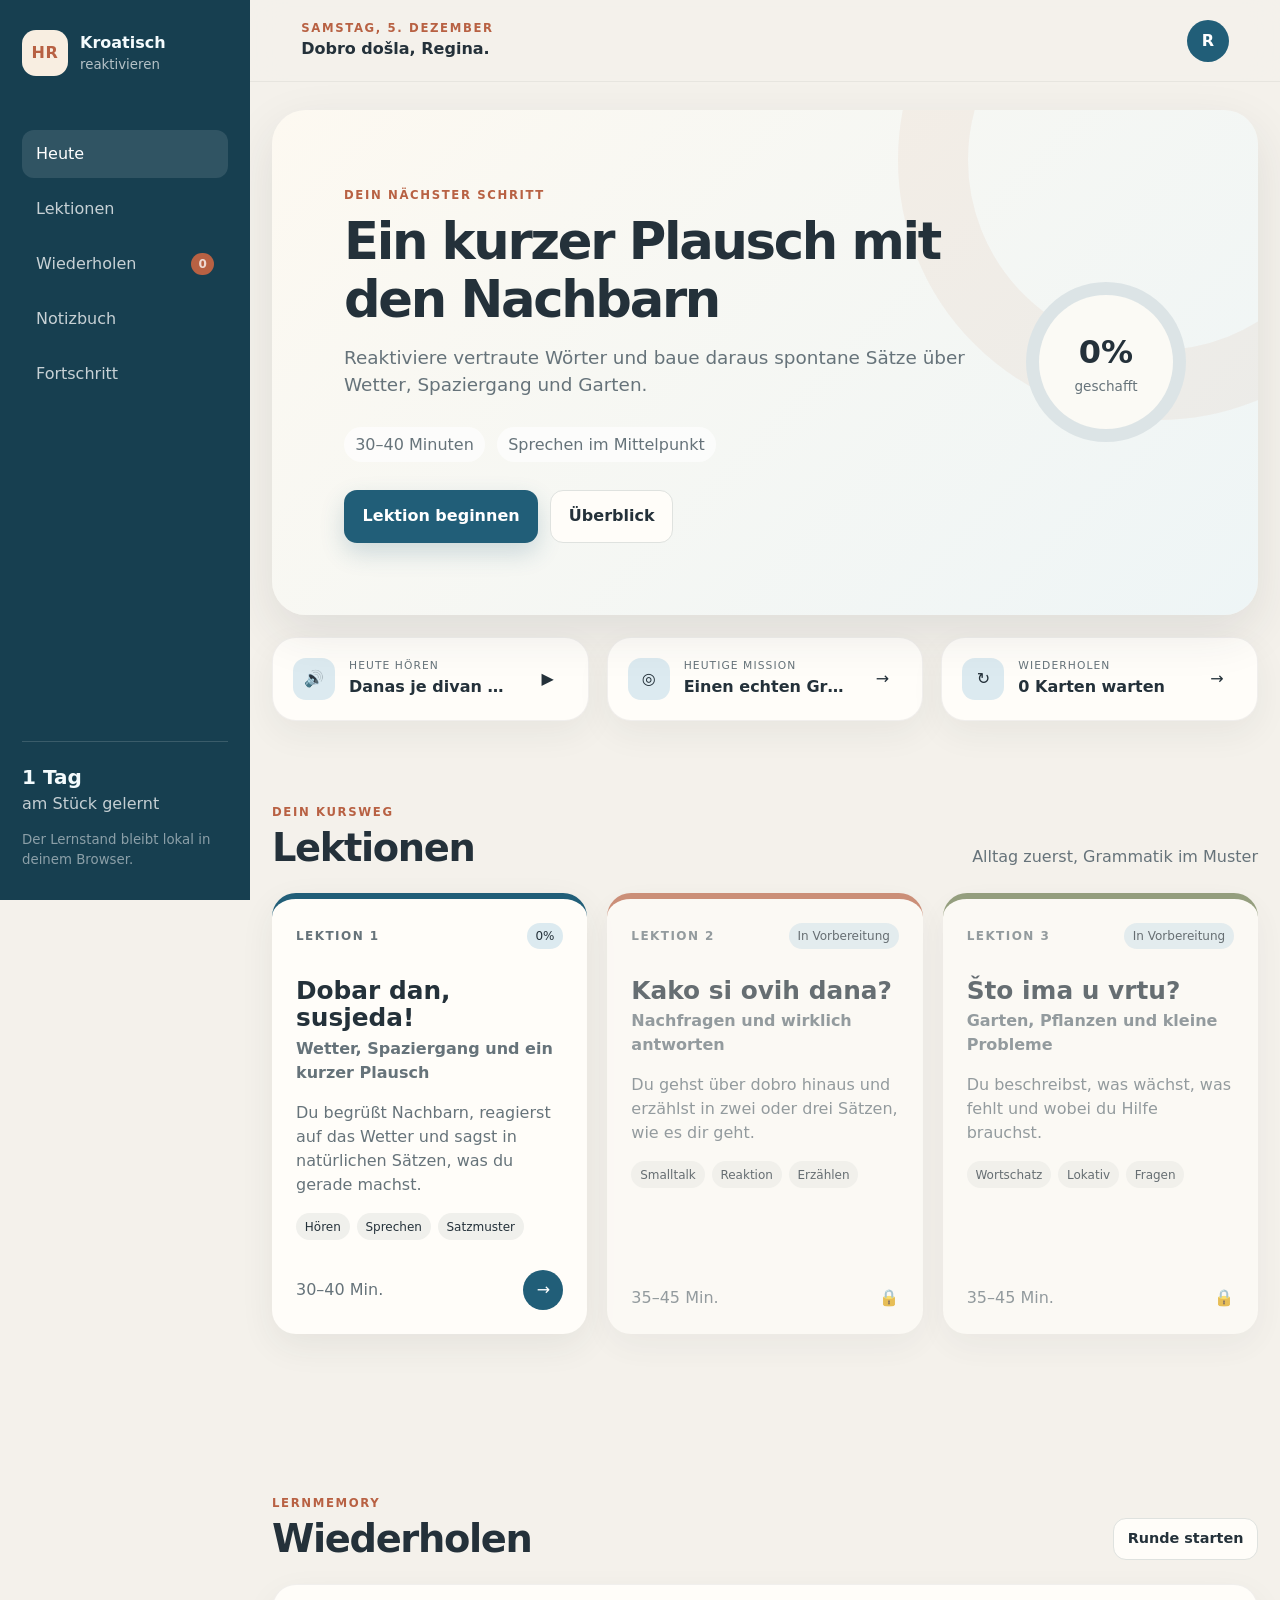
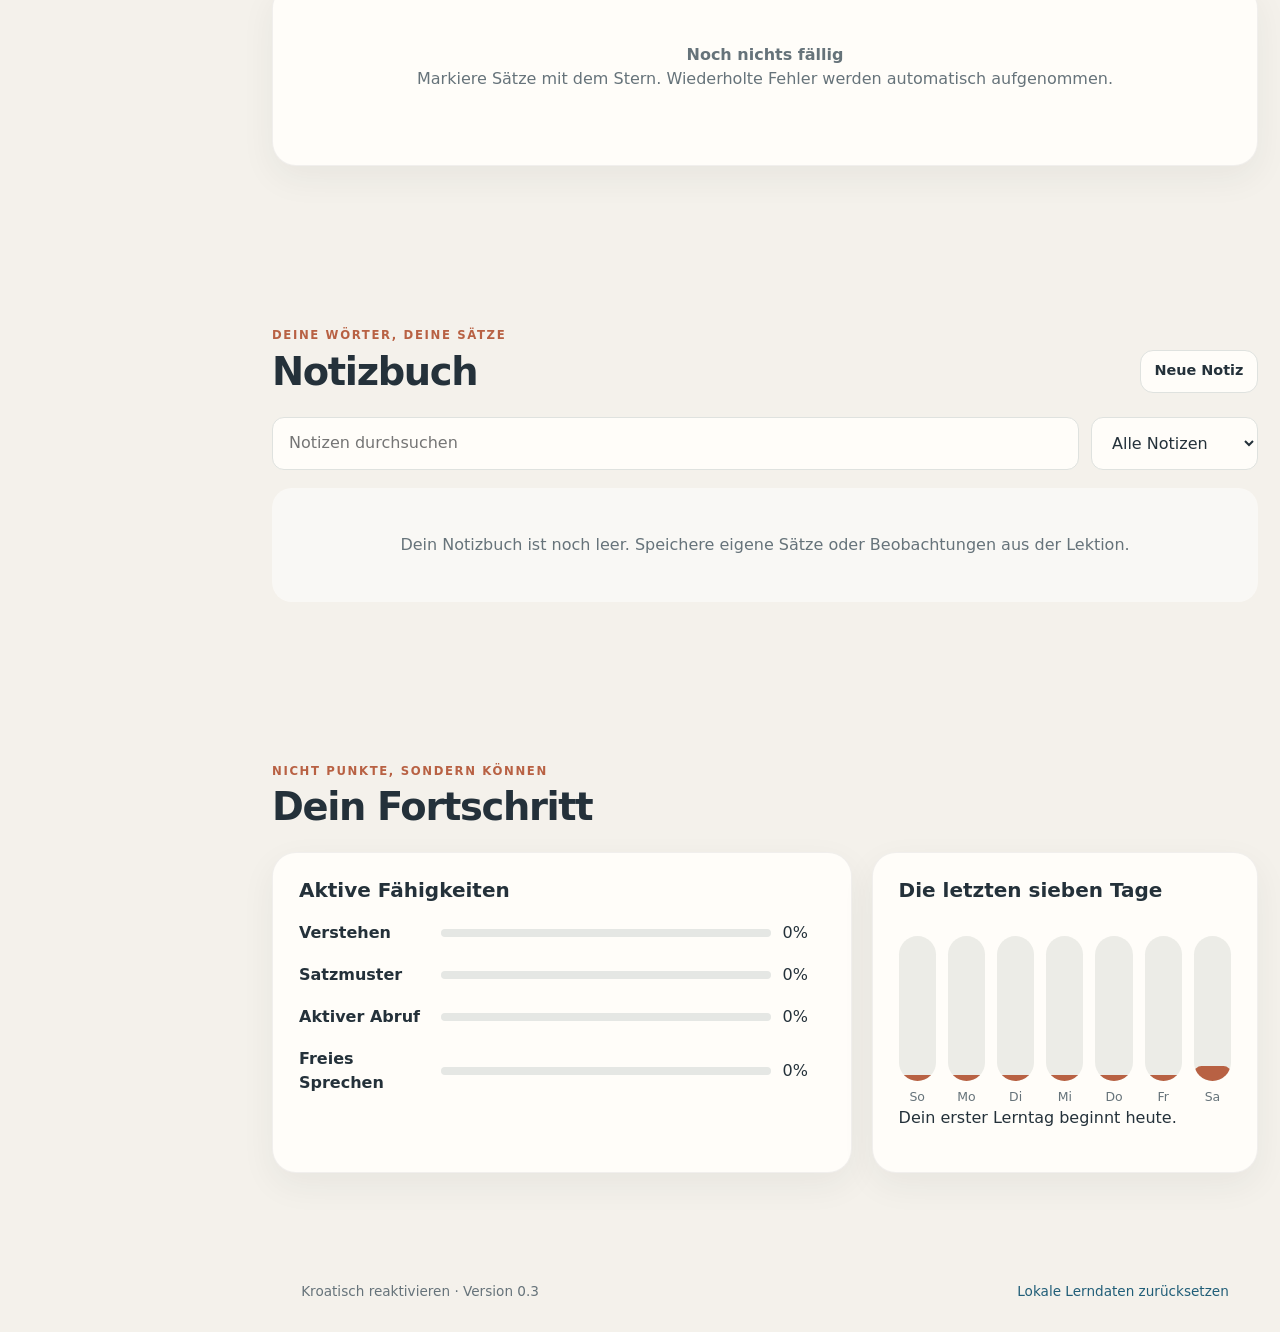
<file: index.html>
<!doctype html>
<html lang="de">
<head>
  <meta charset="utf-8">
  <meta name="viewport" content="width=device-width,initial-scale=1">
  <meta name="theme-color" content="#215e78">
  <meta name="description" content="Kroatisch reaktivieren – eine alltagsnahe Lernplattform.">
  <title>Kroatisch reaktivieren</title>
  <link rel="stylesheet" href="css/style.css">
  <script src="data/lessons.js" defer></script>
  <script src="js/app.js" defer></script>
</head>
<body data-page="home">
  <a class="skip-link" href="#main">Zum Inhalt springen</a>
  <div class="app-shell">
    <aside class="sidebar" id="sidebar">
      <a class="brand" href="index.html"><span class="brand-mark">HR</span><span><strong>Kroatisch</strong><small>reaktivieren</small></span></a>
      <nav>
        <a class="nav-link active" href="#heute">Heute</a>
        <a class="nav-link" href="#lektionen">Lektionen</a>
        <a class="nav-link" href="#wiederholen">Wiederholen <b id="review-badge">0</b></a>
        <a class="nav-link" href="#notizbuch">Notizbuch</a>
        <a class="nav-link" href="#fortschritt">Fortschritt</a>
      </nav>
      <div class="sidebar-foot">
        <strong id="streak">0 Tage</strong>
        <span>am Stück gelernt</span>
        <small>Der Lernstand bleibt lokal in deinem Browser.</small>
      </div>
    </aside>

    <div class="main-frame">
      <header class="topbar">
        <button class="icon-btn mobile-only" id="menu-button" aria-label="Navigation öffnen">☰</button>
        <div><span class="eyebrow" id="date-label">Heute</span><strong id="welcome">Dobro došla, Regina.</strong></div>
        <button class="avatar" id="profile-button" aria-label="Profil öffnen">R</button>
      </header>

      <main id="main">
        <section id="heute" class="section hero">
          <div class="hero-copy">
            <span class="kicker">Dein nächster Schritt</span>
            <h1>Ein kurzer Plausch mit den Nachbarn</h1>
            <p>Reaktiviere vertraute Wörter und baue daraus spontane Sätze über Wetter, Spaziergang und Garten.</p>
            <div class="meta-row"><span>30–40 Minuten</span><span>Sprechen im Mittelpunkt</span></div>
            <div class="button-row">
              <a class="button primary" href="lesson.html?id=lekcija-1" id="continue-button">Lektion beginnen</a>
              <button class="button secondary" id="overview-button">Überblick</button>
            </div>
          </div>
          <div class="progress-ring" id="progress-ring"><div><strong id="progress-number">0%</strong><span>geschafft</span></div></div>
        </section>

        <section class="quick-grid" aria-label="Tagesübersicht">
          <article class="quick-card"><span class="quick-icon">🔊</span><div><small>Heute hören</small><strong>Danas je divan dan, zar ne?</strong></div><button class="icon-btn" data-speak="Danas je divan dan, zar ne?" aria-label="Satz anhören">▶</button></article>
          <article class="quick-card"><span class="quick-icon">◎</span><div><small>Heutige Mission</small><strong>Einen echten Grußsatz laut sprechen</strong></div><a class="icon-btn" href="lesson.html?id=lekcija-1#mission" aria-label="Zur Mission">→</a></article>
          <article class="quick-card"><span class="quick-icon">↻</span><div><small>Wiederholen</small><strong><span id="review-quick">0</span> Karten warten</strong></div><button class="icon-btn" data-action="review" aria-label="Wiederholung starten">→</button></article>
        </section>

        <section id="lektionen" class="section">
          <div class="section-head"><div><span class="kicker">Dein Kursweg</span><h2>Lektionen</h2></div><span>Alltag zuerst, Grammatik im Muster</span></div>
          <div class="lesson-grid" id="lesson-grid"></div>
        </section>

        <section id="wiederholen" class="section">
          <div class="section-head"><div><span class="kicker">Lernmemory</span><h2>Wiederholen</h2></div><button class="button secondary small" data-action="review">Runde starten</button></div>
          <div id="review-area" class="surface"></div>
        </section>

        <section id="notizbuch" class="section">
          <div class="section-head"><div><span class="kicker">Deine Wörter, deine Sätze</span><h2>Notizbuch</h2></div><button class="button secondary small" id="new-note">Neue Notiz</button></div>
          <div class="notes-tools"><input type="search" id="notes-search" placeholder="Notizen durchsuchen"><select id="notes-filter"><option value="all">Alle Notizen</option><option value="pinned">Angeheftet</option><option value="lesson">Aus Lektionen</option></select></div>
          <div class="notes-grid" id="notes-grid"></div>
        </section>

        <section id="fortschritt" class="section">
          <div class="section-head"><div><span class="kicker">Nicht Punkte, sondern Können</span><h2>Dein Fortschritt</h2></div></div>
          <div class="progress-grid">
            <article class="surface"><h3>Aktive Fähigkeiten</h3><div id="skills"></div></article>
            <article class="surface"><h3>Die letzten sieben Tage</h3><div class="activity-chart" id="activity-chart"></div><p id="activity-note"></p></article>
          </div>
        </section>
      </main>

      <footer><span>Kroatisch reaktivieren · Version 0.3</span><button class="text-button" id="reset-button">Lokale Lerndaten zurücksetzen</button></footer>
    </div>
  </div>

  <div class="backdrop" id="backdrop"></div>

  <dialog id="note-dialog">
    <form method="dialog" id="note-form" class="dialog-card">
      <div class="dialog-head"><div><span class="kicker">Notizbuch</span><h2 id="note-heading">Neue Notiz</h2></div><button value="cancel" class="icon-btn" aria-label="Schließen">×</button></div>
      <input type="hidden" id="note-id">
      <label>Titel<input id="note-title" maxlength="80" placeholder="Zum Beispiel: Satz für Marija"></label>
      <label>Notiz<textarea id="note-text" rows="7" maxlength="1200" required placeholder="Wörter, Sätze, Beobachtungen …"></textarea></label>
      <label class="check"><input id="note-pinned" type="checkbox"> Anheften</label>
      <div class="button-row right"><button value="cancel" class="button secondary">Abbrechen</button><button type="submit" class="button primary">Speichern</button></div>
    </form>
  </dialog>

  <dialog id="profile-dialog">
    <form method="dialog" id="profile-form" class="dialog-card">
      <div class="dialog-head"><div><span class="kicker">Einstellungen</span><h2>Dein Lernprofil</h2></div><button value="cancel" class="icon-btn" aria-label="Schließen">×</button></div>
      <label>Name<input id="profile-name" maxlength="40"></label>
      <label>Tägliches Lernziel<select id="profile-goal"><option value="10">10 Minuten</option><option value="20">20 Minuten</option><option value="30">30 Minuten</option><option value="45">45 Minuten</option><option value="60">60 Minuten</option></select></label>
      <div class="button-row right"><button value="cancel" class="button secondary">Abbrechen</button><button type="submit" class="button primary">Speichern</button></div>
    </form>
  </dialog>

  <dialog id="overview-dialog"><div class="dialog-card wide"><div class="dialog-head"><div><span class="kicker">Lektion 1</span><h2>Aufbau der Lektion</h2></div><button class="icon-btn" data-close-dialog aria-label="Schließen">×</button></div><ol id="phase-list" class="phase-list"></ol><div class="button-row right"><a href="lesson.html?id=lekcija-1" class="button primary">Lektion öffnen</a></div></div></dialog>
  <dialog id="review-dialog"><div class="dialog-card review-dialog"><div class="dialog-head"><div><span class="kicker">Wiederholungsrunde</span><h2 id="review-title">Karte</h2></div><button class="icon-btn" data-close-dialog aria-label="Schließen">×</button></div><div id="review-session"></div></div></dialog>
  <div class="toast" id="toast" aria-live="polite"></div>
</body>
</html>
</file>
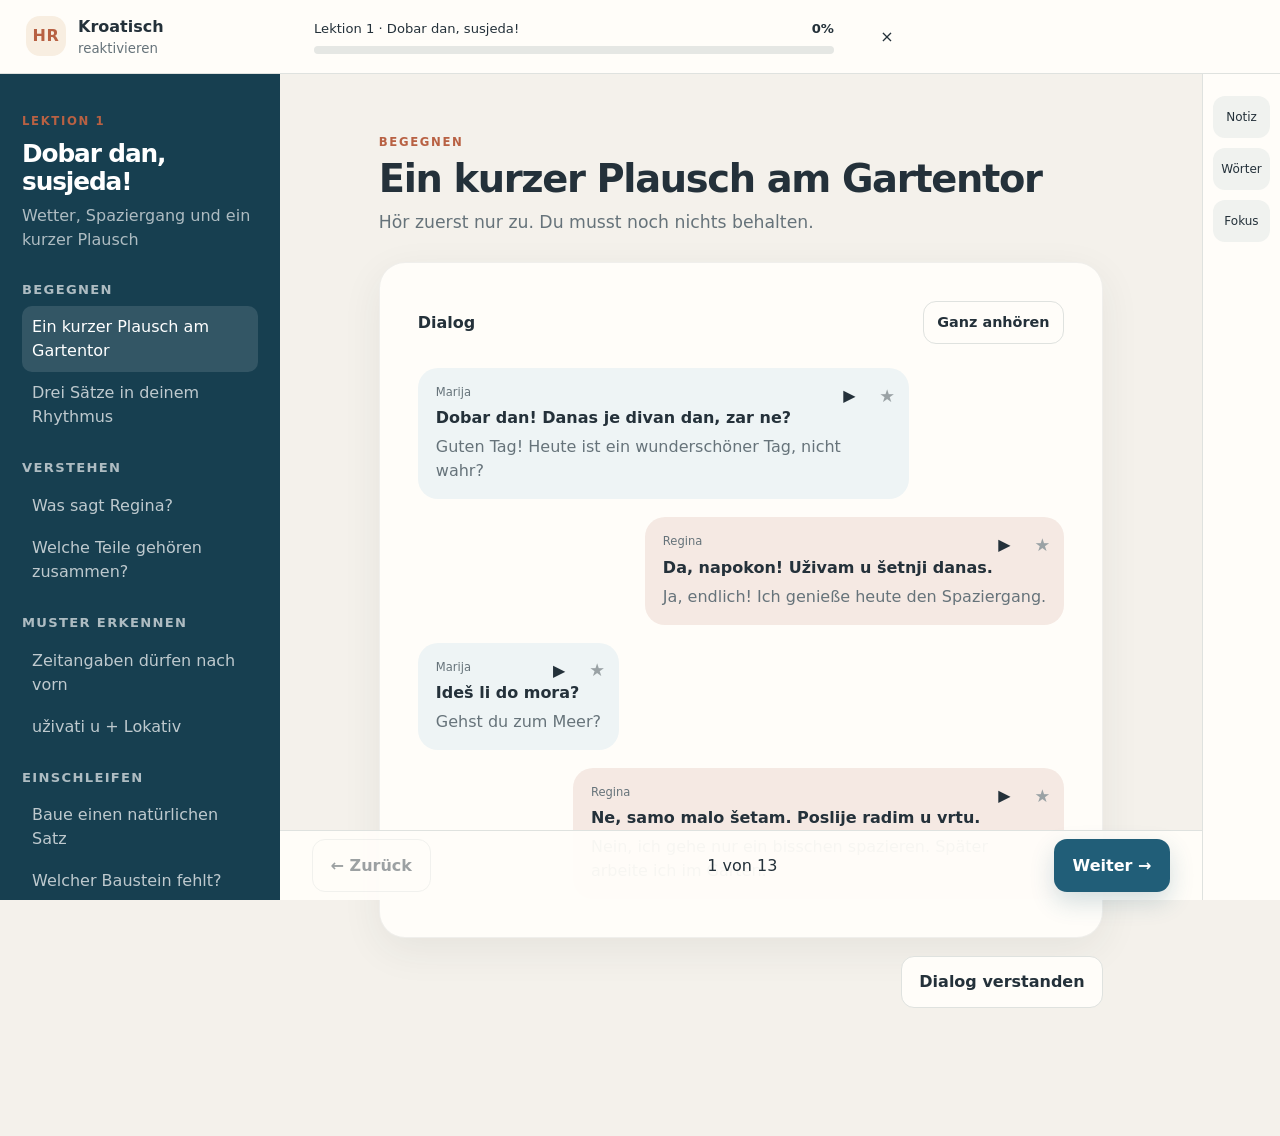
<file: lesson.html>
<!doctype html>
<html lang="de">
<head>
  <meta charset="utf-8">
  <meta name="viewport" content="width=device-width,initial-scale=1">
  <meta name="theme-color" content="#215e78">
  <title>Lektion · Kroatisch reaktivieren</title>
  <link rel="stylesheet" href="css/style.css">
  <script src="data/lessons.js" defer></script>
  <script src="js/app.js" defer></script>
</head>
<body data-page="lesson">
  <a class="skip-link" href="#lesson-main">Zum Inhalt springen</a>
  <header class="lesson-topbar">
    <a class="brand compact" href="index.html"><span class="brand-mark">HR</span><span><strong>Kroatisch</strong><small>reaktivieren</small></span></a>
    <div class="top-progress"><div><span id="lesson-label">Lektion</span><strong id="lesson-percent">0%</strong></div><div class="bar"><span id="lesson-bar"></span></div></div>
    <a class="icon-btn" href="index.html" aria-label="Lektion schließen">×</a>
  </header>

  <div class="lesson-layout">
    <aside class="lesson-map">
      <span class="kicker">Lektion <span id="lesson-number">1</span></span>
      <h1 id="lesson-title">Lektion</h1>
      <p id="lesson-subtitle"></p>
      <ol id="lesson-steps"></ol>
      <small>Dein Stand wird automatisch gespeichert.</small>
    </aside>

    <main id="lesson-main" class="lesson-main" tabindex="-1"><div id="lesson-stage"></div></main>

    <aside class="lesson-tools">
      <button id="lesson-note-button">Notiz</button>
      <button id="vocabulary-button">Wörter</button>
      <button id="focus-button">Fokus</button>
    </aside>
  </div>

  <nav class="lesson-nav"><button class="button secondary" id="prev-step">← Zurück</button><span id="step-count">1 von 1</span><button class="button primary" id="next-step">Weiter →</button></nav>

  <dialog id="lesson-note-dialog"><form method="dialog" id="lesson-note-form" class="dialog-card"><div class="dialog-head"><div><span class="kicker">Lektionsnotiz</span><h2>Was möchtest du festhalten?</h2></div><button value="cancel" class="icon-btn">×</button></div><label>Titel<input id="lesson-note-title" maxlength="80"></label><label>Notiz<textarea id="lesson-note-text" rows="7" required></textarea></label><label class="check"><input id="lesson-note-pinned" type="checkbox"> Im Notizbuch anheften</label><div class="button-row right"><button value="cancel" class="button secondary">Abbrechen</button><button type="submit" class="button primary">Speichern</button></div></form></dialog>
  <dialog id="vocabulary-dialog"><div class="dialog-card wide"><div class="dialog-head"><div><span class="kicker">Lektionswörter</span><h2>Wörter und Satzbausteine</h2></div><button class="icon-btn" data-close-dialog>×</button></div><div class="vocabulary-grid" id="vocabulary-grid"></div></div></dialog>
  <dialog id="finish-dialog"><div class="dialog-card celebration"><div class="completion-mark">✓</div><span class="kicker">Lektion abgeschlossen</span><h2>Bravo, Regina.</h2><p>Du hast die Sätze nicht nur erkannt, sondern selbst gebaut und gesprochen.</p><div id="finish-stats" class="finish-stats"></div><div class="button-row center"><button class="button secondary" id="repeat-lesson">Erneut üben</button><a class="button primary" href="index.html">Zur Übersicht</a></div></div></dialog>
  <div class="toast" id="toast" aria-live="polite"></div>
</body>
</html>
</file>
<file: css/style.css>
:root{
  --bg:#f4f1eb;--paper:#fffdf9;--ink:#24313a;--muted:#66737a;--line:#dfe2df;
  --blue:#215e78;--blue-soft:#dceaf0;--terracotta:#b86143;--terracotta-soft:#f1ded7;
  --olive:#68784b;--olive-soft:#e5eadb;--yellow:#d8ad4b;--shadow:0 18px 50px rgba(42,52,58,.10);
  --radius:24px;--sidebar:250px;--topbar:82px;
}
*{box-sizing:border-box}html{scroll-behavior:smooth}body{margin:0;background:var(--bg);color:var(--ink);font-family:Inter,ui-sans-serif,system-ui,-apple-system,BlinkMacSystemFont,"Segoe UI",sans-serif;line-height:1.5}button,input,textarea,select{font:inherit;color:inherit}button,a{touch-action:manipulation}a{color:inherit;text-decoration:none}button{cursor:pointer}h1,h2,h3,p{margin-top:0}h1,h2,h3{line-height:1.12}h1{font-size:clamp(2rem,4vw,4.4rem);letter-spacing:-.045em}h2{font-size:clamp(1.75rem,3vw,2.7rem);letter-spacing:-.035em}h3{font-size:1.25rem}small,.muted{color:var(--muted)}
.skip-link{position:fixed;left:12px;top:-100px;background:#fff;padding:.8rem 1rem;z-index:99;border-radius:10px}.skip-link:focus{top:12px}.app-shell{display:grid;grid-template-columns:var(--sidebar) 1fr;min-height:100vh}.sidebar{position:sticky;top:0;height:100vh;padding:30px 22px;background:#173f50;color:#f4fbfd;display:flex;flex-direction:column;z-index:20}.brand{display:flex;align-items:center;gap:12px}.brand-mark{width:46px;height:46px;border-radius:14px;display:grid;place-items:center;background:#f8eee1;color:var(--terracotta);font-weight:900;letter-spacing:.04em}.brand strong,.brand small{display:block}.brand small{color:rgba(255,255,255,.68)}.sidebar nav{display:grid;gap:7px;margin:54px 0}.nav-link{padding:12px 14px;border-radius:12px;color:rgba(255,255,255,.76);display:flex;justify-content:space-between;align-items:center}.nav-link:hover,.nav-link.active{background:rgba(255,255,255,.11);color:#fff}.nav-link b{font-size:.75rem;padding:.1rem .45rem;background:var(--terracotta);border-radius:999px}.sidebar-foot{margin-top:auto;border-top:1px solid rgba(255,255,255,.15);padding-top:20px;display:grid}.sidebar-foot strong{font-size:1.25rem}.sidebar-foot span{color:rgba(255,255,255,.75)}.sidebar-foot small{margin-top:14px;color:rgba(255,255,255,.5)}
.main-frame{min-width:0}.topbar{height:var(--topbar);padding:0 clamp(20px,4vw,58px);display:flex;align-items:center;justify-content:space-between;background:rgba(244,241,235,.92);backdrop-filter:blur(16px);position:sticky;top:0;z-index:10;border-bottom:1px solid rgba(80,90,95,.08)}.topbar>div{display:grid}.eyebrow,.kicker{font-size:.73rem;text-transform:uppercase;letter-spacing:.14em;color:var(--terracotta);font-weight:800}.avatar,.icon-btn{border:0;background:transparent;display:grid;place-items:center}.avatar{width:42px;height:42px;border-radius:50%;background:var(--blue);color:#fff;font-weight:800}.icon-btn{min-width:40px;height:40px;border-radius:50%}.icon-btn:hover{background:rgba(33,94,120,.09)}main{width:min(1220px,calc(100% - 44px));margin:0 auto}.section{padding:78px 0;scroll-margin-top:var(--topbar)}.hero{margin-top:28px;padding:clamp(28px,6vw,72px);border-radius:34px;background:linear-gradient(135deg,#fdf9f1,#eef5f6);display:grid;grid-template-columns:minmax(0,1fr) auto;gap:55px;align-items:center;box-shadow:var(--shadow);overflow:hidden;position:relative}.hero:after{content:"";position:absolute;width:380px;height:380px;border-radius:50%;right:-160px;top:-210px;border:70px solid rgba(184,97,67,.07)}.hero-copy{position:relative;z-index:1}.hero h1{max-width:820px;margin:.45rem 0 1rem}.hero p{font-size:1.15rem;max-width:740px;color:var(--muted)}.meta-row,.button-row{display:flex;gap:12px;align-items:center;flex-wrap:wrap}.meta-row{margin:28px 0;color:var(--muted)}.meta-row span{padding:.35rem .7rem;background:rgba(255,255,255,.68);border-radius:999px}.button{border:1px solid transparent;border-radius:13px;padding:.82rem 1.1rem;display:inline-flex;align-items:center;justify-content:center;font-weight:750;transition:.2s}.button:hover{transform:translateY(-1px)}.button.primary{background:var(--blue);color:#fff;box-shadow:0 10px 24px rgba(33,94,120,.2)}.button.secondary{background:var(--paper);border-color:var(--line)}.button.success{background:var(--olive);color:#fff}.button.small{padding:.6rem .85rem;font-size:.9rem}.button:disabled{opacity:.45;cursor:not-allowed;transform:none}.progress-ring{--p:0;width:160px;height:160px;border-radius:50%;display:grid;place-items:center;background:conic-gradient(var(--blue) calc(var(--p)*1%),#dce4e6 0);position:relative;z-index:1}.progress-ring:before{content:"";position:absolute;inset:13px;background:#fbfaf5;border-radius:50%}.progress-ring div{position:relative;display:grid;text-align:center}.progress-ring strong{font-size:2rem}.progress-ring span{color:var(--muted);font-size:.85rem}
.quick-grid{display:grid;grid-template-columns:repeat(3,1fr);gap:18px;margin-top:22px}.quick-card,.surface{background:var(--paper);border:1px solid rgba(75,83,86,.08);border-radius:var(--radius);box-shadow:0 12px 35px rgba(42,52,58,.06)}.quick-card{padding:20px;display:flex;align-items:center;gap:14px}.quick-card>div{display:grid;min-width:0;flex:1}.quick-card small{text-transform:uppercase;letter-spacing:.1em;font-size:.67rem}.quick-card strong{white-space:nowrap;overflow:hidden;text-overflow:ellipsis}.quick-icon{width:42px;height:42px;border-radius:13px;background:var(--blue-soft);display:grid;place-items:center}.section-head{display:flex;justify-content:space-between;align-items:end;gap:20px;margin-bottom:24px}.section-head h2{margin:.2rem 0 0}.section-head>span{color:var(--muted)}.lesson-grid{display:grid;grid-template-columns:repeat(3,1fr);gap:20px}.lesson-card{background:var(--paper);border-radius:var(--radius);padding:24px;min-height:360px;display:flex;flex-direction:column;border-top:6px solid var(--blue);box-shadow:0 12px 35px rgba(42,52,58,.07)}.lesson-card.terracotta{border-top-color:var(--terracotta)}.lesson-card.olive{border-top-color:var(--olive)}.lesson-card.locked{opacity:.68}.lesson-card-top,.lesson-card-foot{display:flex;justify-content:space-between;align-items:center}.lesson-number{font-size:.75rem;text-transform:uppercase;letter-spacing:.12em;font-weight:800;color:var(--muted)}.pill{font-size:.75rem;background:var(--blue-soft);padding:.25rem .55rem;border-radius:999px}.lesson-card h3{font-size:1.55rem;margin:28px 0 5px}.lesson-card p{color:var(--muted)}.tags{display:flex;gap:7px;flex-wrap:wrap}.tags span{font-size:.75rem;padding:.28rem .55rem;border-radius:999px;background:#f0f0ec}.lesson-card-foot{margin-top:auto;padding-top:30px;color:var(--muted)}.circle-link{width:40px;height:40px;border-radius:50%;background:var(--blue);color:#fff;display:grid;place-items:center}.surface{padding:26px}.review-empty{text-align:center;padding:32px;color:var(--muted)}.review-list{display:grid;grid-template-columns:repeat(3,1fr);gap:12px}.review-mini{padding:16px;background:#f5f4ef;border-radius:16px;display:grid;gap:8px}.review-mini small{color:var(--terracotta);font-weight:750}.notes-tools{display:flex;gap:12px;margin-bottom:18px}.notes-tools input,.notes-tools select,label input,label textarea,label select{border:1px solid var(--line);background:var(--paper);border-radius:12px;padding:.85rem 1rem}.notes-tools input{flex:1}.notes-grid{display:grid;grid-template-columns:repeat(3,1fr);gap:16px}.note-card{background:var(--paper);border-radius:20px;padding:20px;border:1px solid var(--line);display:flex;flex-direction:column;min-height:220px}.note-card.pinned{border-color:var(--yellow);box-shadow:inset 0 4px 0 var(--yellow)}.note-card h3{margin:12px 0 8px}.note-card p{color:var(--muted);white-space:pre-wrap}.note-card-foot{margin-top:auto;display:flex;justify-content:space-between;align-items:center}.note-actions{display:flex;gap:8px}.text-button{border:0;background:transparent;color:var(--blue);padding:0}.empty{grid-column:1/-1;text-align:center;padding:45px;background:rgba(255,255,255,.5);border-radius:20px;color:var(--muted)}.progress-grid{display:grid;grid-template-columns:1.2fr .8fr;gap:20px}.skill{display:grid;grid-template-columns:130px 1fr 42px;gap:12px;align-items:center;margin:18px 0}.skill-bar,.bar{height:8px;background:#e5e7e4;border-radius:999px;overflow:hidden}.skill-bar span,.bar span{display:block;height:100%;background:var(--blue);border-radius:inherit}.activity-chart{height:180px;display:flex;align-items:end;gap:12px;margin-top:25px}.activity-day{flex:1;display:grid;gap:7px;text-align:center;color:var(--muted);font-size:.78rem}.activity-stick{height:145px;background:#ecece7;border-radius:999px;display:flex;align-items:end;overflow:hidden}.activity-stick span{width:100%;min-height:4px;background:var(--terracotta);border-radius:999px}footer{padding:30px clamp(20px,4vw,58px);display:flex;justify-content:space-between;color:var(--muted);font-size:.85rem}
.backdrop{display:none}.mobile-only{display:none}dialog{border:0;padding:0;background:transparent;max-width:none}dialog::backdrop{background:rgba(20,31,38,.56);backdrop-filter:blur(3px)}.dialog-card{width:min(560px,calc(100vw - 28px));max-height:90vh;overflow:auto;background:var(--paper);border-radius:24px;padding:26px;box-shadow:var(--shadow)}.dialog-card.wide{width:min(820px,calc(100vw - 28px))}.dialog-head{display:flex;justify-content:space-between;gap:20px;align-items:start;margin-bottom:22px}.dialog-head h2{font-size:1.8rem;margin:.2rem 0}.dialog-card label{display:grid;gap:7px;font-weight:700;margin:15px 0}.dialog-card .check{display:flex;align-items:center}.right{justify-content:flex-end}.center{justify-content:center}.phase-list{display:grid;gap:10px;padding-left:20px}.phase-list li{padding:12px 14px;background:#f1f2ee;border-radius:12px}.toast{position:fixed;left:50%;bottom:28px;transform:translate(-50%,130px);background:#20313a;color:#fff;border-radius:999px;padding:.75rem 1rem;z-index:100;opacity:0;transition:.25s}.toast.show{transform:translate(-50%,0);opacity:1}
/* lesson */
.lesson-topbar{height:74px;background:var(--paper);border-bottom:1px solid var(--line);display:grid;grid-template-columns:260px minmax(220px,520px) 50px;gap:28px;align-items:center;padding:0 26px;position:sticky;top:0;z-index:20}.brand.compact .brand-mark{width:40px;height:40px}.brand.compact small{color:var(--muted)}.top-progress>div:first-child{display:flex;justify-content:space-between;font-size:.82rem}.top-progress .bar{margin-top:8px}.lesson-layout{display:grid;grid-template-columns:280px minmax(0,1fr) 78px;min-height:calc(100vh - 144px)}.lesson-map{background:#173f50;color:#fff;padding:34px 22px;position:sticky;top:74px;height:calc(100vh - 74px);overflow:auto}.lesson-map h1{font-size:1.55rem;margin:8px 0}.lesson-map>p,.lesson-map>small{color:rgba(255,255,255,.65)}.lesson-map>ol{padding:0;list-style:none;margin:28px 0}.map-phase{margin:20px 0}.map-phase>strong{display:block;font-size:.82rem;text-transform:uppercase;letter-spacing:.1em;color:rgba(255,255,255,.65);margin-bottom:7px}.map-step{width:100%;text-align:left;border:0;background:transparent;color:rgba(255,255,255,.72);padding:9px 10px;border-radius:10px}.map-step.current{background:rgba(255,255,255,.12);color:#fff}.map-step.done:before{content:"✓ ";color:#b9d58e}.lesson-main{padding:55px clamp(24px,6vw,90px) 110px;overflow:auto}.lesson-tools{border-left:1px solid var(--line);background:var(--paper);display:grid;align-content:start;gap:10px;padding:22px 10px;position:sticky;top:74px;height:calc(100vh - 74px)}.lesson-tools button{border:0;background:#f0f2ef;border-radius:12px;padding:12px 5px;font-size:.75rem}.lesson-nav{position:fixed;left:280px;right:78px;bottom:0;height:70px;background:rgba(255,253,249,.95);border-top:1px solid var(--line);display:flex;align-items:center;justify-content:space-between;padding:0 32px;z-index:15}.step-head{max-width:820px;margin:0 auto 26px}.step-head h2{margin:.25rem 0 .65rem}.step-head p{font-size:1.08rem;color:var(--muted)}.content-card,.exercise-card,.mission-card{max-width:880px;margin:0 auto;background:var(--paper);border:1px solid rgba(70,80,85,.08);border-radius:26px;padding:clamp(20px,4vw,38px);box-shadow:0 12px 40px rgba(42,52,58,.07)}.dialogue-toolbar{display:flex;justify-content:space-between;align-items:center;margin-bottom:24px}.dialogue{display:grid;gap:18px}.dialogue-line{display:flex}.dialogue-line.right{justify-content:flex-end}.bubble{max-width:76%;background:#eef4f5;border-radius:20px;padding:16px 18px;position:relative}.right .bubble{background:#f5e9e3}.bubble strong,.bubble span{display:block}.bubble span{margin-top:5px;color:var(--muted)}.bubble-actions{display:flex;gap:4px;position:absolute;right:8px;top:8px}.favorite{border:0;background:transparent;font-size:1.1rem;color:#9aa2a5}.favorite.active{color:var(--yellow)}.speaker{font-size:.72rem;color:var(--muted);margin-bottom:5px}.passive-finish{max-width:880px;margin:18px auto;display:flex;justify-content:flex-end;gap:12px}.echo-list{max-width:880px;margin:auto;display:grid;gap:12px}.echo-card{background:var(--paper);border:1px solid var(--line);border-radius:18px;padding:18px;display:grid;grid-template-columns:36px 1fr 44px auto;gap:14px;align-items:center}.echo-card.done{border-color:#a9c48b;background:#f6f9f1}.echo-number{width:32px;height:32px;border-radius:50%;background:var(--blue-soft);display:grid;place-items:center}.echo-text{display:grid}.echo-text span{color:var(--muted)}.speak-check{border:1px solid var(--line);background:#fff;border-radius:10px;padding:.6rem .8rem}.exercise-prompt{padding:16px;background:#f3f4f1;border-radius:16px;margin-bottom:20px}.exercise-prompt small{display:block;text-transform:uppercase;letter-spacing:.1em}.choice-list{display:grid;gap:10px}.choice{border:1px solid var(--line);background:#fff;border-radius:14px;padding:16px;text-align:left}.choice:hover{border-color:var(--blue)}.choice.correct{background:#edf5e5;border-color:var(--olive)}.choice.wrong{background:#fae8e2;border-color:var(--terracotta)}.feedback{margin-top:16px;padding:14px;border-radius:12px;display:none}.feedback.show{display:block}.feedback.good{background:#edf5e5}.feedback.bad{background:#fae8e2}.matching{display:grid;grid-template-columns:1fr 1fr;gap:20px}.match-column{display:grid;gap:9px}.match-item{border:1px solid var(--line);background:#fff;border-radius:12px;padding:13px}.match-item.selected{outline:3px solid var(--blue-soft);border-color:var(--blue)}.match-item.done{opacity:.4;text-decoration:line-through}.pattern-sentence{display:flex;align-items:center;gap:8px;flex-wrap:wrap;margin-bottom:24px}.pattern-sentence span{font-size:1.35rem;font-weight:800;padding:.55rem .75rem;border-radius:12px;background:var(--blue-soft)}.pattern-sentence span:nth-child(2){background:var(--terracotta-soft)}.pattern-sentence span:nth-child(3){background:var(--olive-soft)}.examples{display:grid;gap:10px}.example{display:flex;justify-content:space-between;gap:16px;border-top:1px solid var(--line);padding-top:13px}.example div:first-child{display:grid}.example span{color:var(--muted)}.grammar-note{margin-top:22px;padding:16px;border-left:4px solid var(--terracotta);background:#fbf4ef}.built-sentence{min-height:70px;border:2px dashed #cfd5d4;border-radius:16px;padding:12px;display:flex;gap:8px;flex-wrap:wrap;margin:18px 0}.token-bank{display:flex;gap:9px;flex-wrap:wrap}.token{border:1px solid var(--line);background:#fff;border-radius:11px;padding:.65rem .8rem}.token:disabled{opacity:.35}.cloze-line{font-size:1.3rem;display:flex;align-items:center;gap:8px;flex-wrap:wrap}.cloze-line input{width:90px;border:0;border-bottom:2px solid var(--blue);background:transparent;text-align:center}.generator-slots{display:grid;grid-template-columns:repeat(3,1fr);gap:12px}.generator-slots label{display:grid;gap:5px}.generator-slots select{padding:.8rem;border:1px solid var(--line);border-radius:12px;background:#fff}.generated{margin:22px 0;padding:22px;background:#edf4f5;border-radius:18px;display:flex;justify-content:space-between;align-items:center;gap:12px}.generated strong{font-size:1.4rem}.free-box textarea{width:100%;border:1px solid var(--line);border-radius:14px;padding:14px}.mission-card{border-top:6px solid var(--terracotta)}.mission-main{padding:22px;background:#f9eee8;border-radius:18px;display:flex;justify-content:space-between;align-items:center;gap:12px}.mission-main strong{font-size:1.4rem}.mission-checks{display:grid;gap:10px;margin-top:22px}.mission-checks label{display:flex;gap:10px;align-items:center;padding:12px;border:1px solid var(--line);border-radius:12px}.achievement-list{padding:0;list-style:none;display:grid;gap:12px}.achievement-list li{padding:13px;background:#f1f5ee;border-radius:12px}.suggestions{margin-top:24px;display:grid;gap:9px}.suggestion{display:flex;justify-content:space-between;align-items:center;padding:12px;border-top:1px solid var(--line)}.vocabulary-grid{display:grid;grid-template-columns:repeat(2,1fr);gap:12px}.vocab-card{padding:16px;background:#f2f4f1;border-radius:15px}.vocab-card strong,.vocab-card span,.vocab-card small{display:block}.vocab-card span{color:var(--terracotta)}.celebration{text-align:center}.completion-mark{width:72px;height:72px;border-radius:50%;background:var(--olive);color:#fff;display:grid;place-items:center;font-size:2rem;margin:0 auto 18px}.finish-stats{display:flex;justify-content:center;gap:25px;margin:24px 0}.finish-stats div{display:grid}.focus-mode .lesson-map,.focus-mode .lesson-tools{display:none}.focus-mode .lesson-layout{grid-template-columns:1fr}.focus-mode .lesson-nav{left:0;right:0}.attention{animation:shake .35s}@keyframes shake{25%{transform:translateX(-5px)}75%{transform:translateX(5px)}}
@media(max-width:1050px){.lesson-grid,.notes-grid{grid-template-columns:repeat(2,1fr)}.quick-grid{grid-template-columns:1fr}.lesson-layout{grid-template-columns:235px minmax(0,1fr)}.lesson-tools{display:none}.lesson-nav{left:235px;right:0}.lesson-topbar{grid-template-columns:220px 1fr 44px}}
@media(max-width:780px){:root{--topbar:70px}.app-shell{grid-template-columns:1fr}.sidebar{position:fixed;left:-280px;width:260px;transition:.25s}.sidebar.open{left:0}.backdrop.show{display:block;position:fixed;inset:0;background:rgba(20,31,38,.45);z-index:15}.mobile-only{display:grid}.topbar{padding:0 16px}.hero{grid-template-columns:1fr;padding:30px 22px}.progress-ring{width:125px;height:125px}.lesson-grid,.notes-grid,.progress-grid{grid-template-columns:1fr}.section{padding:58px 0}.section-head{align-items:start;flex-direction:column}.notes-tools{flex-direction:column}footer{flex-direction:column;gap:12px}.lesson-topbar{grid-template-columns:155px 1fr 42px;padding:0 12px;gap:10px}.brand.compact .brand-mark{width:34px;height:34px}.brand.compact strong{font-size:.9rem}.brand.compact small{display:none}.lesson-layout{grid-template-columns:1fr}.lesson-map{position:relative;top:auto;height:auto;padding:18px}.lesson-map>p,.lesson-map>small,.lesson-map>ol{display:none}.lesson-main{padding:32px 15px 96px}.lesson-nav{left:0;right:0;padding:0 14px}.lesson-nav .button{padding:.65rem .75rem}.echo-card{grid-template-columns:34px 1fr 42px}.echo-card .speak-check{grid-column:2/-1}.bubble{max-width:92%}.generator-slots{grid-template-columns:1fr}.matching{gap:10px}.lesson-tools{display:none}}
@media(max-width:480px){main{width:min(100% - 24px,1220px)}.hero h1{font-size:2.25rem}.quick-card strong{white-space:normal}.lesson-grid{grid-template-columns:1fr}.progress-ring{display:none}.dialog-card{padding:20px}.example{align-items:start}.vocabulary-grid{grid-template-columns:1fr}.lesson-topbar .top-progress span:first-child{display:none}.finish-stats{flex-direction:column;gap:8px}}
</file>
